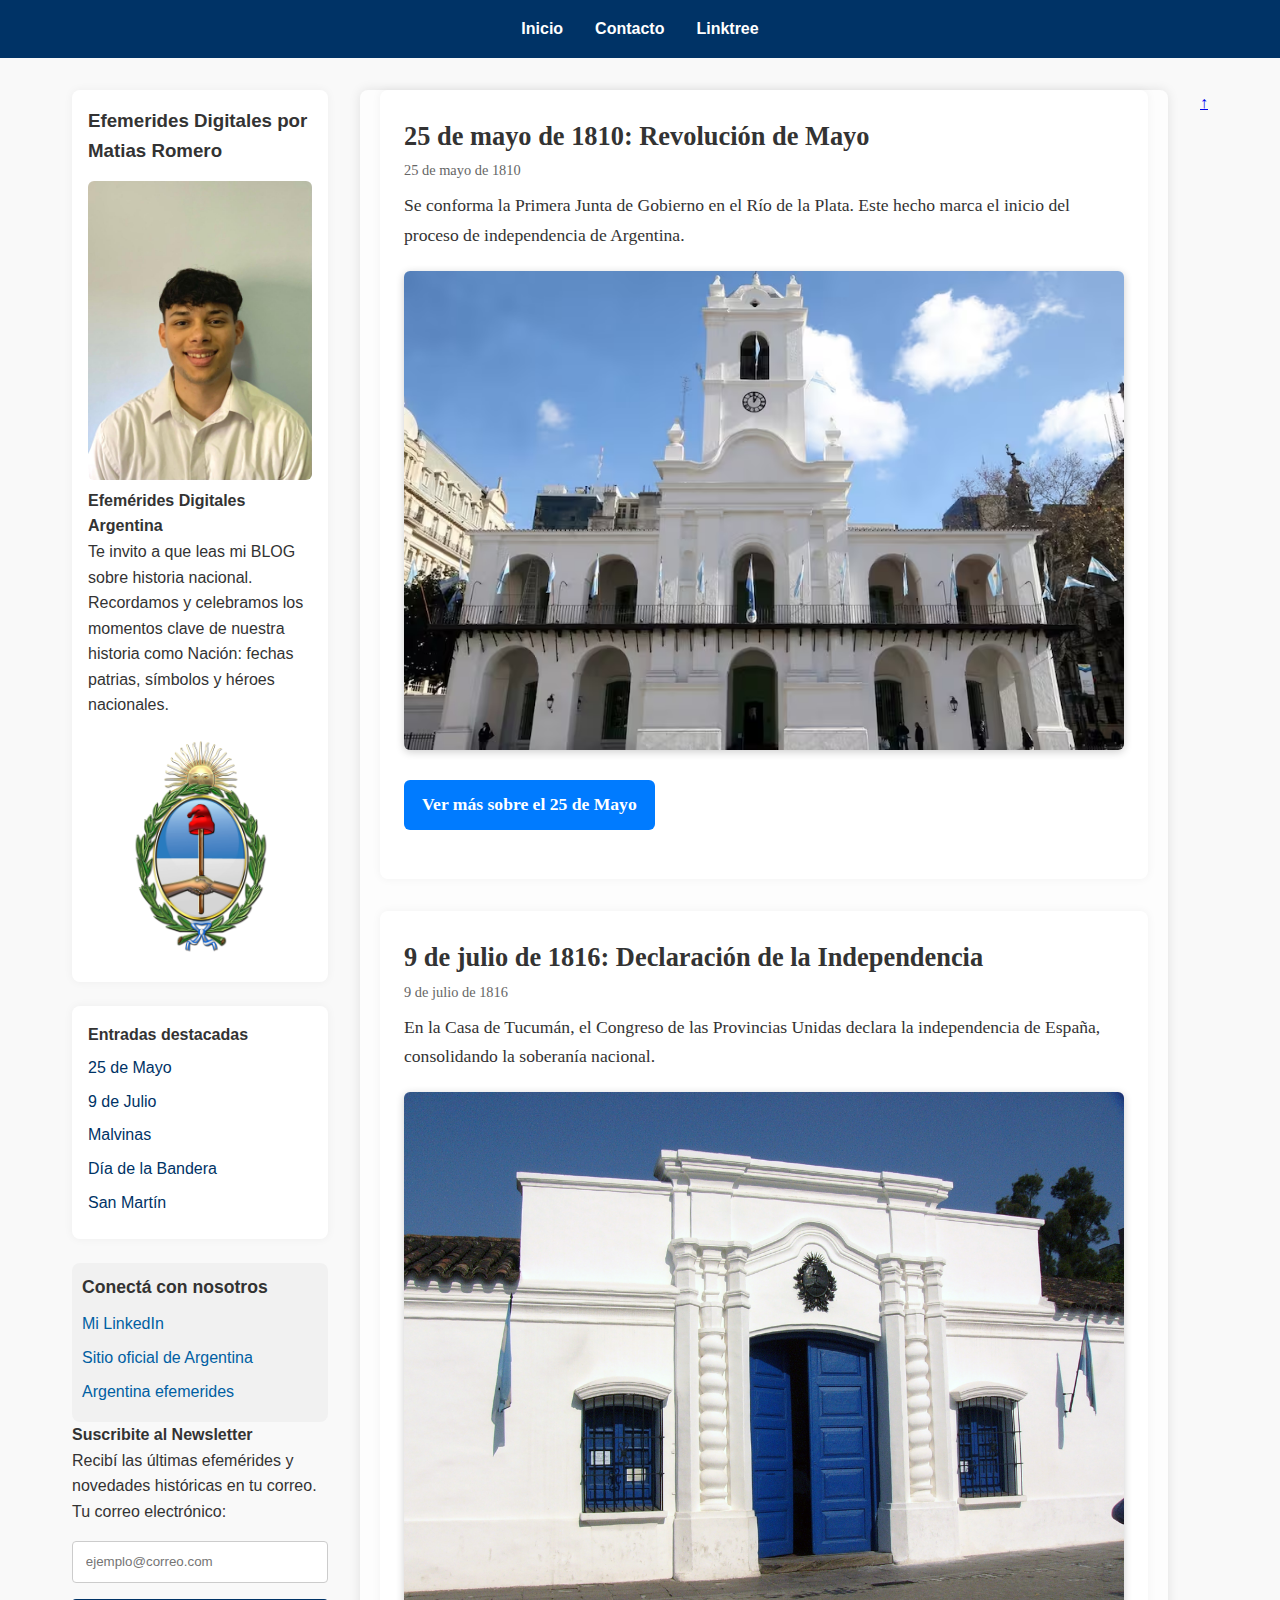
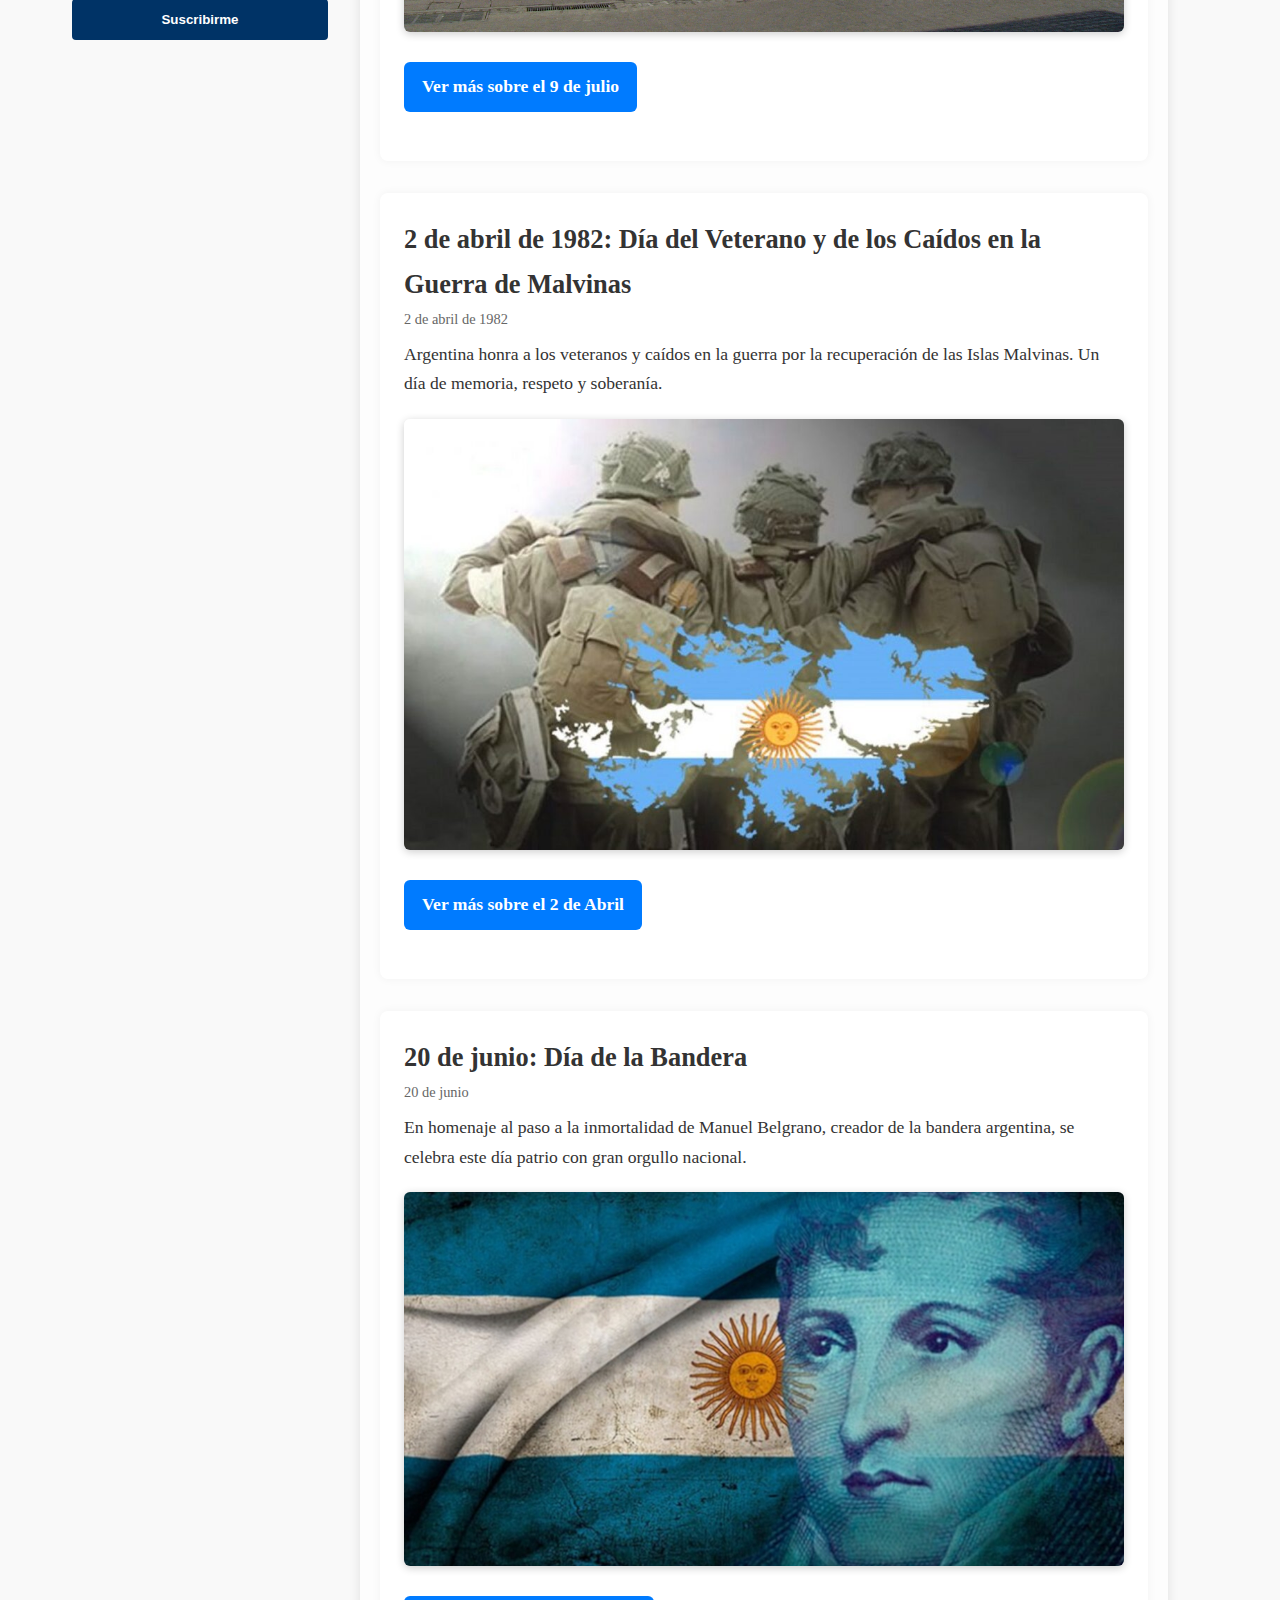
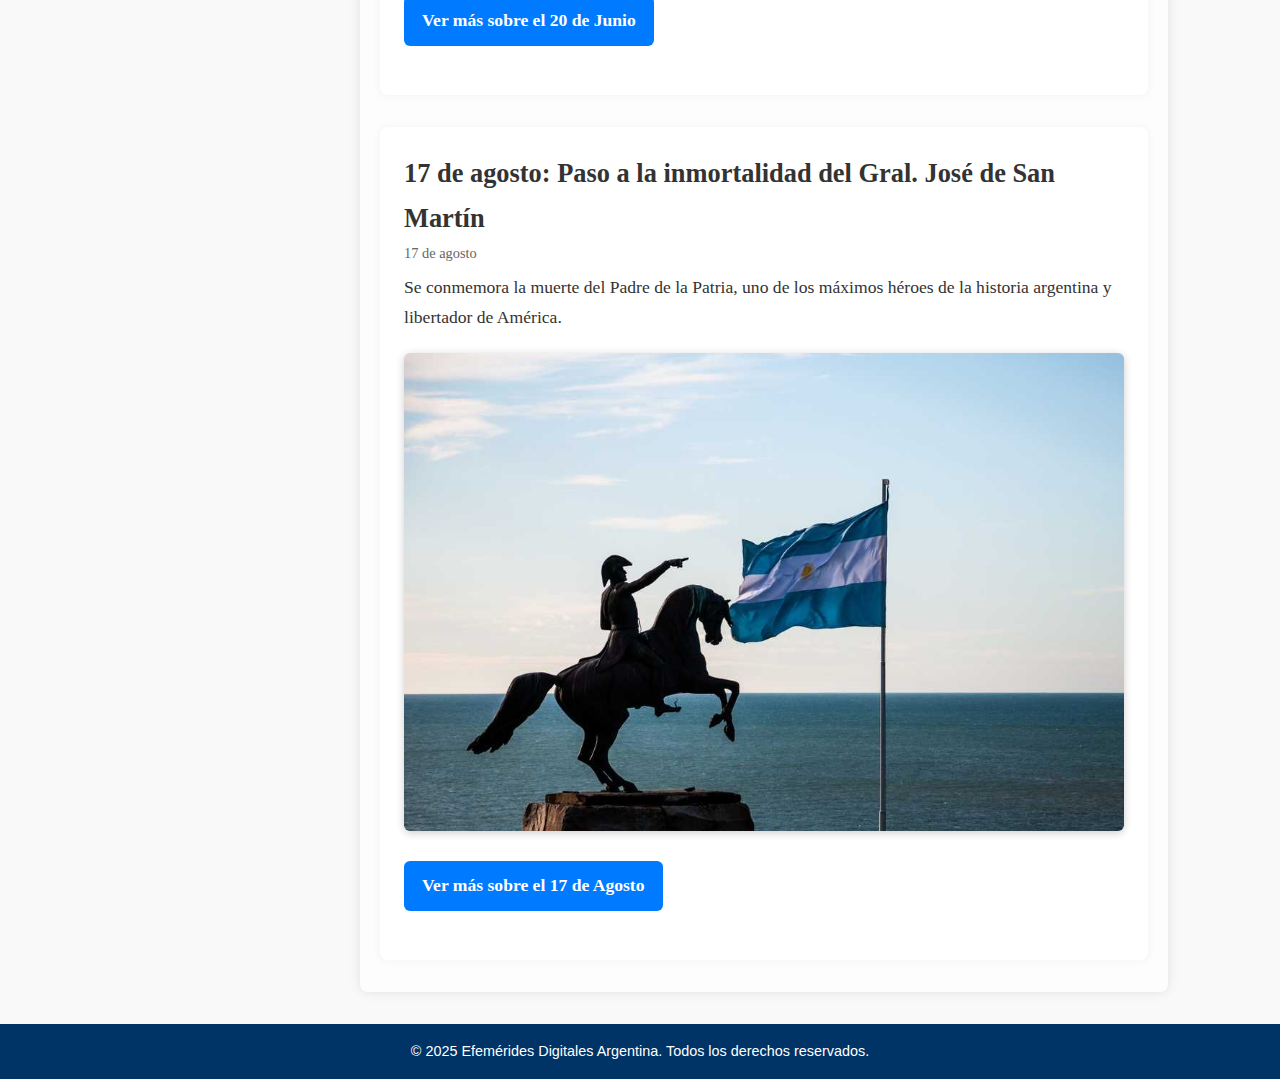
<file: Blog/html/index.html>
<!DOCTYPE html>
<html lang="es">

<head>
  <meta charset="UTF-8">
  <meta name="viewport" content="width=device-width, initial-scale=1.0">
  <title>Efemérides Digitales Argentina</title>
  <link rel="stylesheet" href="../css/style.css">
</head>

<body>

  <header>
    <nav>
      <ul>
        <li><a href="#">Inicio</a></li>
        <li><a href="contacto.html">Contacto</a></li>
        <li><a href="https://maturomero.github.io/Dise-o_Desarrollo_Web/html">Linktree</a></li>

      </ul>
    </nav>
  </header>

  <div class="contenedor-principal">
    <aside>
      <section class="perfil">
        <h3>Efemerides Digitales por Matias Romero</h3>
        <img src="../img/Matias-Romero.jpg" alt="Matias Romero" class="foto-perfil">
        <p><strong>Efemérides Digitales Argentina</strong></p>
        <p>Te invito a que leas mi BLOG sobre historia nacional.<br>Recordamos y celebramos los momentos clave de
          nuestra historia como Nación: fechas patrias, símbolos y héroes nacionales.</p>
        <img src="../img/escudo-patrio.png" alt="Logo Efemérides Patrias" class="l-efemeride">
      </section>

      <section class="entradas">
        <h4>Entradas destacadas</h4>
        <ul>
          <li><a href="25demayo.html">25 de Mayo</a></li>
          <li><a href="9dejulio.html">9 de Julio</a></li>
          <li><a href="2deabril.html">Malvinas</a></li>
          <li><a href="20dejunio.html">Día de la Bandera</a></li>
          <li><a href="17deagosto.html">San Martín</a></li>
        </ul>
      </section>

      <section class="social">
        <h4>Conectá con nosotros</h4>
        <ul>
          <li><a href="https://www.linkedin.com/in/matias-romero0" target="_blank">Mi LinkedIn</a></li>
          <li><a href="https://www.argentina.gob.ar/" target="_blank">Sitio oficial de Argentina</a></li>
          <li><a href="https://www.instagram.com/efemerides_argentinas/" target="_blank">Argentina efemerides</a></li>
        </ul>
      </section>

      <section class="newsletter">
        <h4>Suscribite al Newsletter</h4>
        <p>Recibí las últimas efemérides y novedades históricas en tu correo.</p>
        <form action="#" method="post">
          <label for="email">Tu correo electrónico:</label>
          <input type="email" id="email" name="email" placeholder="ejemplo@correo.com" required>
          <button type="submit">Suscribirme</button>
        </form>
      </section>
    </aside>


    <main>
      <article>
        <h2>25 de mayo de 1810: Revolución de Mayo</h2>
        <p class="fecha"><time datetime="1810-05-25">25 de mayo de 1810</time></p>
        <p>Se conforma la Primera Junta de Gobierno en el Río de la Plata. Este hecho marca el inicio del proceso de
          independencia de Argentina.</p>
        <img src="../img/cabildo.avif" alt="Cabildo de Buenos Aires">
        <p><a href="25demayo.html" class="ver-mas">Ver más sobre el 25 de Mayo</a></p>
      </article>

      <article>
        <h2>9 de julio de 1816: Declaración de la Independencia</h2>
        <p class="fecha"><time datetime="1816-07-09">9 de julio de 1816</time></p>
        <p>En la Casa de Tucumán, el Congreso de las Provincias Unidas declara la independencia de España, consolidando
          la soberanía nacional.</p>
        <img src="../img/Tucuman-CasaIndependencia2.jpg" alt="Casa Tucuman">
        <p><a href="9dejulio.html" class="ver-mas">Ver más sobre el 9 de julio</a></p>
      </article>

      <article>
        <h2>2 de abril de 1982: Día del Veterano y de los Caídos en la Guerra de Malvinas</h2>
        <p class="fecha"><time datetime="1982-04-02">2 de abril de 1982</time></p>
        <p>Argentina honra a los veteranos y caídos en la guerra por la recuperación de las Islas Malvinas. Un día de
          memoria, respeto y soberanía.</p>
        <img src="../img/malvinas.jpg" alt="Islas Malvinas">
        <p><a href="2deabril.html" class="ver-mas">Ver más sobre el 2 de Abril</a></p>
      </article>

      <article>
        <h2>20 de junio: Día de la Bandera</h2>
        <p class="fecha"><time datetime="1820-06-20">20 de junio</time></p>
        <p>En homenaje al paso a la inmortalidad de Manuel Belgrano, creador de la bandera argentina, se celebra este
          día patrio con gran orgullo nacional.</p>
        <img src="../img/20 de Junio.jpg" alt="Dia de la Bandera Nacional">
        <p><a href="20dejunio.html" class="ver-mas">Ver más sobre el 20 de Junio</a></p>
      </article>

      <article>
        <h2>17 de agosto: Paso a la inmortalidad del Gral. José de San Martín</h2>
        <p class="fecha"><time datetime="1850-08-17">17 de agosto</time></p>
        <p>Se conmemora la muerte del Padre de la Patria, uno de los máximos héroes de la historia argentina y
          libertador de América.</p>
        <img src="../img/Inmortalidad-San-Martin.jpg" alt="Muerte de San Martin">
        <p><a href="17deagosto.html" class="ver-mas">Ver más sobre el 17 de Agosto</a></p>
      </article>
    </main>



    

    <a href="#" class="btn-volver-arriba" title="Volver arriba">↑</a>
  </div>


    <footer>
      <p>&copy; 2025 Efemérides Digitales Argentina. Todos los derechos reservados.</p>
    </footer>

</body>

</html>
</file>
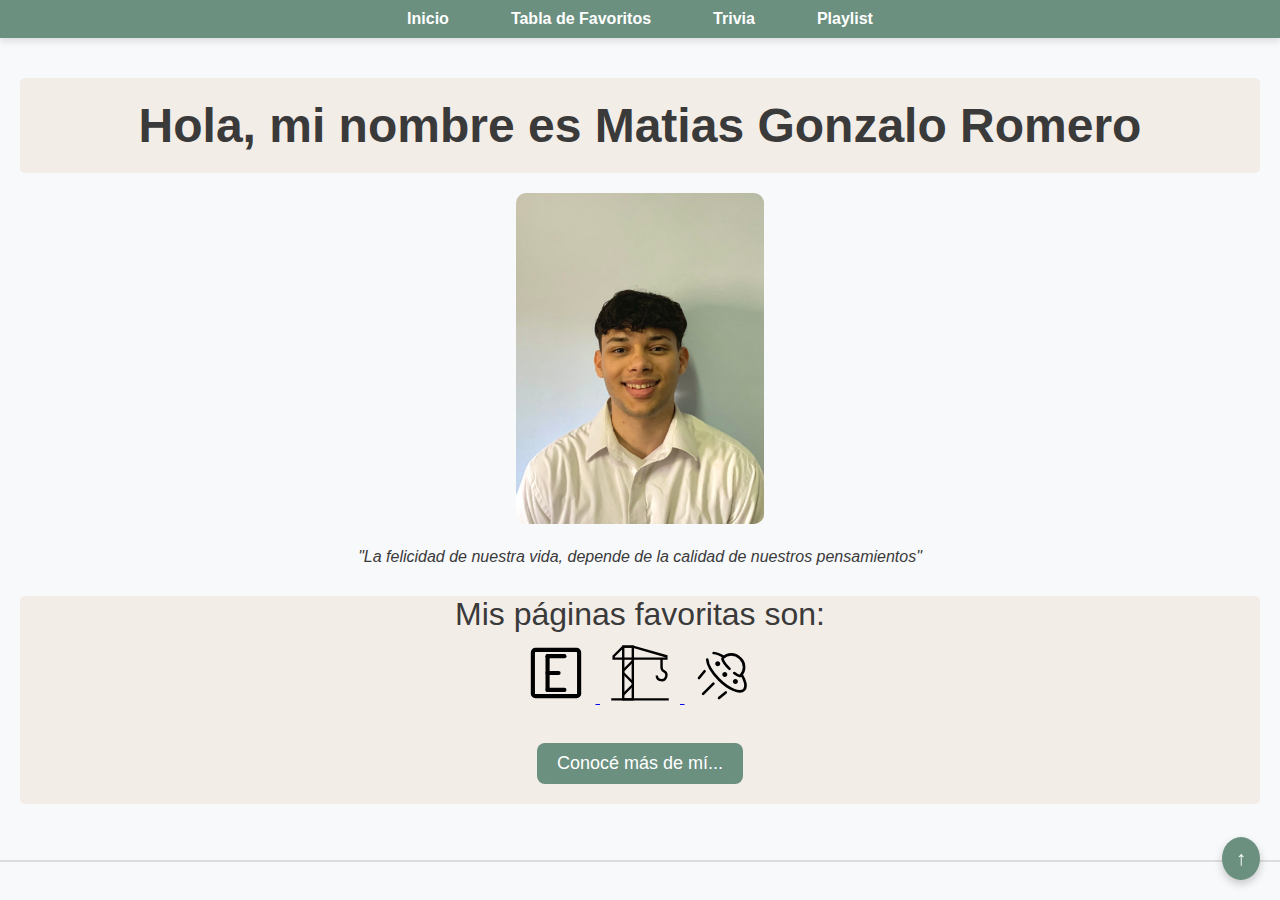
<file: identikit/html/index.html>
<!DOCTYPE html>
<html lang="es">
<head>
  <meta charset="UTF-8">
  <meta name="viewport" content="width=device-width, initial-scale=1.0">
  <title>Mi página Web</title>
  <link rel="icon" href="/Icono/icon-page.svg" type="image/svg+xml">
  <link rel="stylesheet" href="../css/estilo.css">
</head>

<body>
    <nav class="navbar">
        <ul>
        <li><a href="#inicio">Inicio</a></li>
        <li><a href="#favoritos">Tabla de Favoritos</a></li>
        <li><a href="#trivia">Trivia</a></li>
        <li><a href="#playlist">Playlist</a></li>
        </ul>
    </nav>

    
    <section id="inicio" class="seccion">
        <h1>Hola, mi nombre es Matias Gonzalo Romero</h1>
      
        <div class="foto">
          <img src="../img/IMG_9227.jpg" alt="Foto de Matías">
        </div>
      
        <p class="frase">"La felicidad de nuestra vida, depende de la calidad de nuestros pensamientos"</p>
      
        <section class="enlaces">
          <p class="subtitulo">Mis páginas favoritas son:</p>
      
          <div class="iconos">
            <a href="https://enzocazenave.com/" target="_blank">
              <img src="../Icono/icono1.svg" alt="icono porfolio">
            </a>
            <a href="https://rocamix.com.ar/?gad_source=1" target="_blank">
              <img src="../Icono/construccion.svg" alt="icono roca mix">
            </a>
            <a href="https://ufodevelopment.com/" target="_blank">
              <img src="../Icono/ufo-3-svgrepo-com.svg" alt="icono ufo">
            </a>
          </div>
      
          <p><a href="#favoritos" class="boton-ancla">Conocé más de mí...</a></p>
        </section>
      </section>
    
    <section id="favoritos" class="seccion favoritos">
        <table>
          <tr>
            <th>Película Favorita</th>
            <th>Animal Favorito</th>
            <th>Pintura Favorita</th>
            <th>Lugar Favorito</th>
          </tr>
          <tr>
            <td><img src="../img/pelicula.png" alt="Película" title="En busca de la felicidad - 2006"></td>
            <td><img src="../img/animal.png" alt="Animal" title="Pantera"></td>
            <td><img src="../img/pintura.png" alt="Pintura" title="Guernica - Picasso - 1937"></td>
            <td><img src="../img/lugar.png" alt="Lugar" title="El bosque sumergido"></td>
          </tr>
      
        
          <tr class="fila-extra">
            <td colspan="4">Un poquito más de mí</td>
          </tr>
      
        
          <tr>
            <td colspan="4" class="texto-extra">
              <h2>Sobre mí</h2>
              <p>Soy un apasionado por la tecnología, me encanta desarrollar proyectos personales y siempre estoy aprendiendo algo nuevo.</p>
      
              <h3>Intereses</h3>
              <ul>
                <li>Seguridad informática</li>
                <li>Automatización de sistemas</li>
                <li>Programación en Python y Java</li>
                <li>Jugar al futbol</li>
                <li>Cocinar</li>
                <li>Y cuando tenga la posibilidad viajar mucho</li>
              </ul>
      
              <h3>Objetivos</h3>
              <p>Seguir mejorando mis habilidades técnicas, colaborar con equipos creativos y dejar huella en cada proyecto en el que participo.</p>
            </td>
          </tr>
        </table>
      </section>

      <section id="trivia" class="seccion trivia">
        <h2>Trivia de Historia Argentina</h2>
      
        
        <div class="pregunta activa" id="pregunta1">
          <p>¿Quién fue el primer presidente argentino?</p>
          <div class="opciones-img">
            <label>
              <input type="radio" name="respuesta1" value="correcto">
              <img src="../img/rivadavia.png" alt="Bernardino Rivadavia" title="Bernardino Rivadavia">
            </label>
            <label>
              <input type="radio" name="respuesta1" value="incorrecto">
              <img src="../img/san_martin.png" alt="José de San Martín" title="José de San Martín">
            </label>
          </div>
          <button onclick="verificarRespuesta(1)">Responder</button>
          <p class="feedback" id="feedback1"></p>
        </div>
      
        
        <div class="pregunta" id="pregunta2">
          <p>¿Quién cruzó los Andes para liberar a Chile y Perú?</p>
          <div class="opciones-img">
            <label>
              <input type="radio" name="respuesta2" value="incorrecto">
              <img src="../img/belgrano.png" alt="Manuel Belgrano" title="Manuel Belgrano">
            </label>
            <label>
              <input type="radio" name="respuesta2" value="correcto">
              <img src="../img/san_martin.png" alt="José de San Martín" title="José de San Martín">
            </label>
          </div>
          <button onclick="verificarRespuesta(2)">Responder</button>
          <p class="feedback" id="feedback2"></p>
        </div>
      
        
        <div class="pregunta" id="pregunta3">
          <p>¿Quién creó la bandera argentina?</p>
          <div class="opciones-img">
            <label>
              <input type="radio" name="respuesta3" value="correcto">
              <img src="../img/belgrano.png" alt="Manuel Belgrano" title="Manuel Belgrano">
            </label>
            <label>
              <input type="radio" name="respuesta3" value="incorrecto">
              <img src="../img/rivadavia.png" alt="Bernardino Rivadavia" title="Bernardino Rivadavia">
            </label>
          </div>
          <button onclick="verificarRespuesta(3)">Responder</button>
          <p class="feedback" id="feedback3"></p>
        </div>
        <div id="mensaje-final" class="mensaje-final">
            <h3>¡Felicitaciones! 🎉</h3>
            <p>Completaste la trivia de historia argentina. ¡Sos un/a crack del pasado nacional!</p>
        </div>
      </section>

      <section id="playlist" class="seccion playlist">
        <h2>🎵 Mi Playlist Favorita</h2>
        <p>Estas son las 4 canciones que más me gustan, con sus videos:</p>
      
        <div class="cancion">
          <h3>1. Paradise - Music Journeyy</h3>
          <div class="video">
            <iframe width="560" height="315" src="https://www.youtube.com/embed/krTxgZ38bFA" title="Paradise"
              frameborder="0" allow="accelerometer; autoplay; clipboard-write; encrypted-media; gyroscope; picture-in-picture"
              allowfullscreen></iframe>
          </div>
        </div>
      
        <div class="cancion">
          <h3>2. Way Down We Go - Kaleo</h3>
          <div class="video">
            <iframe width="560" height="315" src="https://www.youtube.com/embed/sZ5SI6n1Ljs" title="Way Down We Go"
              frameborder="0" allow="accelerometer; autoplay; clipboard-write; encrypted-media; gyroscope; picture-in-picture"
              allowfullscreen></iframe>
          </div>
        </div>
      
        <div class="cancion">
          <h3>3. La incodicional - Luis Miguel</h3>
          <div class="video">
            <iframe width="560" height="315" src="https://www.youtube.com/embed/1gGJqcZpdQE" title="La incodicional"
              frameborder="0" allow="accelerometer; autoplay; clipboard-write; encrypted-media; gyroscope; picture-in-picture"
              allowfullscreen></iframe>
          </div>
        </div>
      
        <div class="cancion">
          <h3>4. Carretera - Prince Royce</h3>
          <div class="video">
            <iframe width="560" height="315" src="https://www.youtube.com/embed/GqQeQbGfHEY" title="La carretera"
              frameborder="0" allow="accelerometer; autoplay; clipboard-write; encrypted-media; gyroscope; picture-in-picture"
              allowfullscreen></iframe>
          </div>
        </div>
      </section>
      
      
      
    
      <script>
        function verificarRespuesta(numero) {
          const opciones = document.getElementsByName("respuesta" + numero);
          const feedback = document.getElementById("feedback" + numero);
          let seleccion = null;
      
          for (let i = 0; i < opciones.length; i++) {
            if (opciones[i].checked) {
              seleccion = opciones[i].value;
              break;
            }
          }
      
          if (!seleccion) {
            feedback.textContent = "Seleccioná una opción antes de continuar.";
            feedback.style.color = "#c0392b";
            return;
          }
      
          if (seleccion === "correcto") {
            feedback.textContent = "¡Correcto!";
            feedback.style.color = "#27ae60";
            document.getElementById("pregunta" + numero).classList.remove("activa");
            const siguiente = document.getElementById("pregunta" + (numero + 1));
            if (siguiente) siguiente.classList.add("activa");
          } else {
            feedback.textContent = "Respuesta incorrecta. Intentá de nuevo.";
            feedback.style.color = "#c0392b";
          }
        }
      </script>



      <a href="#" class="btn-volver-arriba">↑</a>
  </body>
</html>
</file>
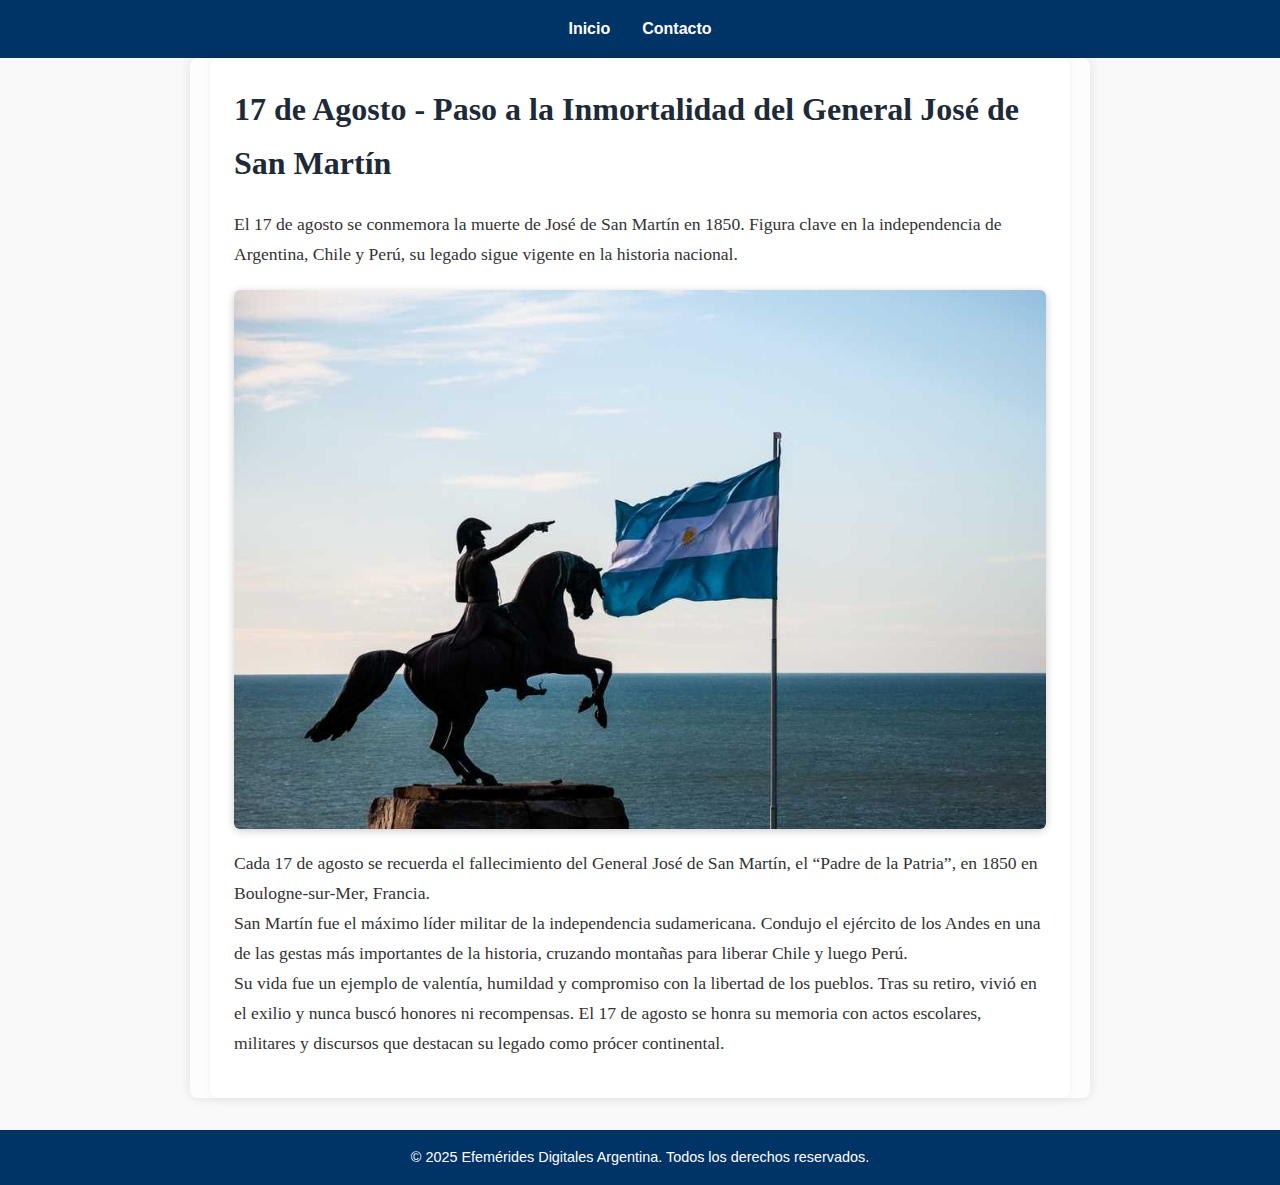
<file: Blog/html/17deagosto.html>
<!DOCTYPE html>
<html lang="es">
<head>
  <meta charset="UTF-8">
  <meta name="viewport" content="width=device-width, initial-scale=1.0">
  <title>17 de Agosto - José de San Martín</title>
  <link rel="stylesheet" href="../css/style.css">
</head>
<body>
  <header>
    <nav>
      <ul>
        <li><a href="index.html">Inicio</a></li>
        <li><a href="contacto.html">Contacto</a></li>
      </ul>
    </nav>
  </header>

  <main>
    <article>
      <h1>17 de Agosto - Paso a la Inmortalidad del General José de San Martín</h1>
      <p>El 17 de agosto se conmemora la muerte de José de San Martín en 1850. Figura clave en la independencia de Argentina, Chile y Perú, su legado sigue vigente en la historia nacional.</p>
      <img src="../img/Inmortalidad-San-Martin.jpg" alt="José de San Martín">
      <p>Cada 17 de agosto se recuerda el fallecimiento del General José de San Martín, el “Padre de la Patria”, en 1850 en Boulogne-sur-Mer, Francia. <br>
         San Martín fue el máximo líder militar de la independencia sudamericana. Condujo el ejército de los Andes en una de las gestas más importantes de la historia, cruzando montañas para liberar Chile y luego Perú. <br>
         Su vida fue un ejemplo de valentía, humildad y compromiso con la libertad de los pueblos. Tras su retiro, vivió en el exilio y nunca buscó honores ni recompensas. El 17 de agosto se honra su memoria con actos escolares, militares y discursos que destacan su legado como prócer continental.</p>
    </article>
  </main>

  <footer>
    <p>&copy; 2025 Efemérides Digitales Argentina. Todos los derechos reservados.</p>
  </footer>
</body>
</html>
</file>
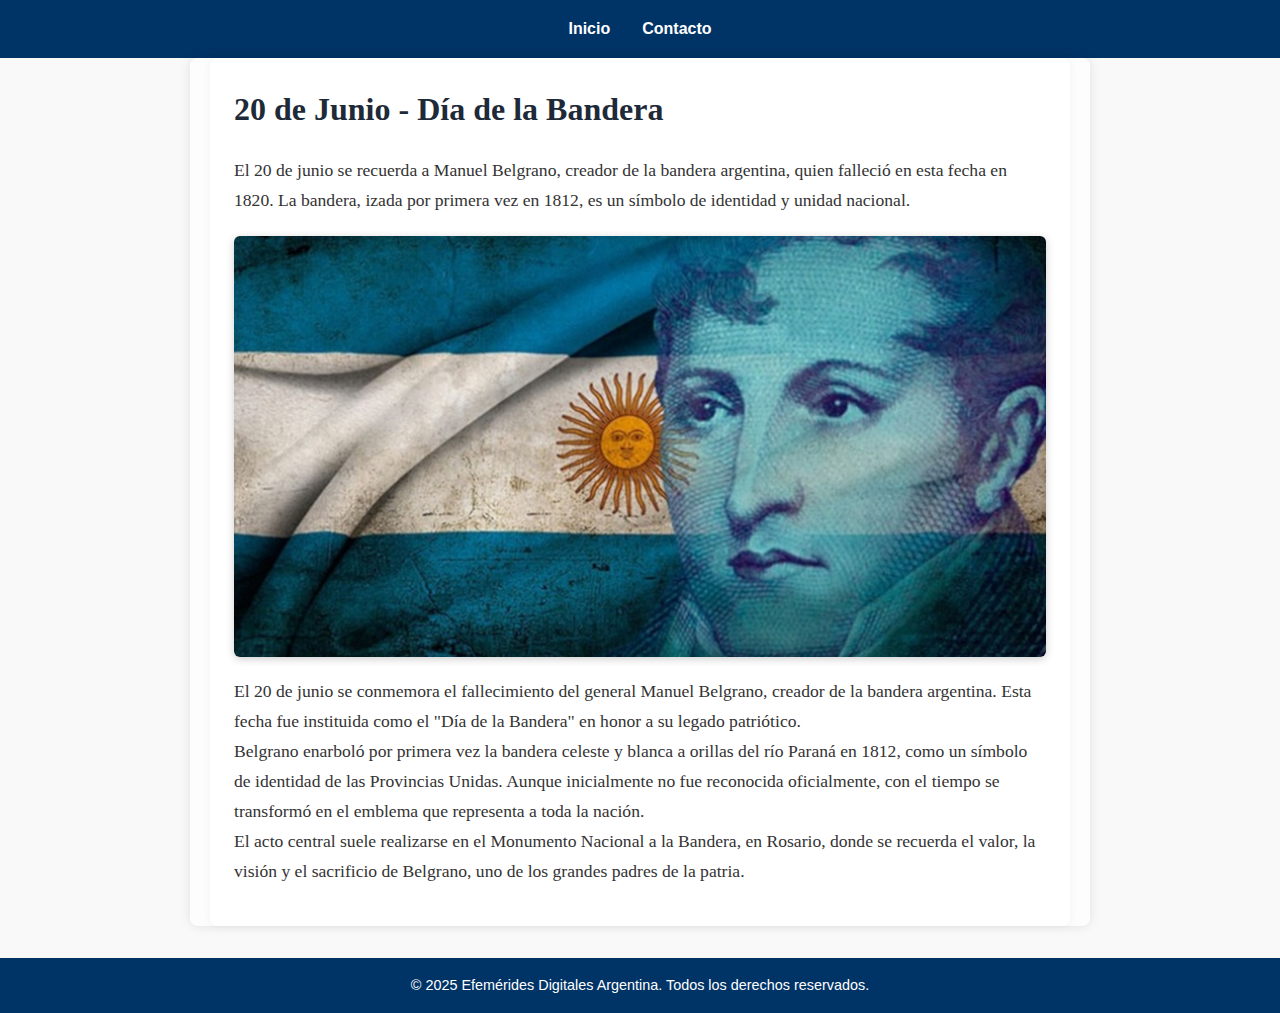
<file: Blog/html/20dejunio.html>
<!DOCTYPE html>
<html lang="es">
<head>
  <meta charset="UTF-8">
  <meta name="viewport" content="width=device-width, initial-scale=1.0">
  <title>20 de Junio - Día de la Bandera</title>
  <link rel="stylesheet" href="../css/style.css">
</head>
<body>
  <header>
    <nav>
      <ul>
        <li><a href="index.html">Inicio</a></li>
        <li><a href="contacto.html">Contacto</a></li>
      </ul>
    </nav>
  </header>

  <main>
    <article>
      <h1>20 de Junio - Día de la Bandera</h1>
      <p>El 20 de junio se recuerda a Manuel Belgrano, creador de la bandera argentina, quien falleció en esta fecha en 1820. La bandera, izada por primera vez en 1812, es un símbolo de identidad y unidad nacional.</p>
      <img src="../img/20 de Junio.jpg" alt="Bandera Argentina">
      <p>El 20 de junio se conmemora el fallecimiento del general Manuel Belgrano, creador de la bandera argentina. Esta fecha fue instituida como el "Día de la Bandera" en honor a su legado patriótico. <br>
         Belgrano enarboló por primera vez la bandera celeste y blanca a orillas del río Paraná en 1812, como un símbolo de identidad de las Provincias Unidas. Aunque inicialmente no fue reconocida oficialmente, con el tiempo se transformó en el emblema que representa a toda la nación. <br>
         El acto central suele realizarse en el Monumento Nacional a la Bandera, en Rosario, donde se recuerda el valor, la visión y el sacrificio de Belgrano, uno de los grandes padres de la patria.</p>

    </article>
  </main>

  <footer>
    <p>&copy; 2025 Efemérides Digitales Argentina. Todos los derechos reservados.</p>
  </footer>
</body>
</html>
</file>
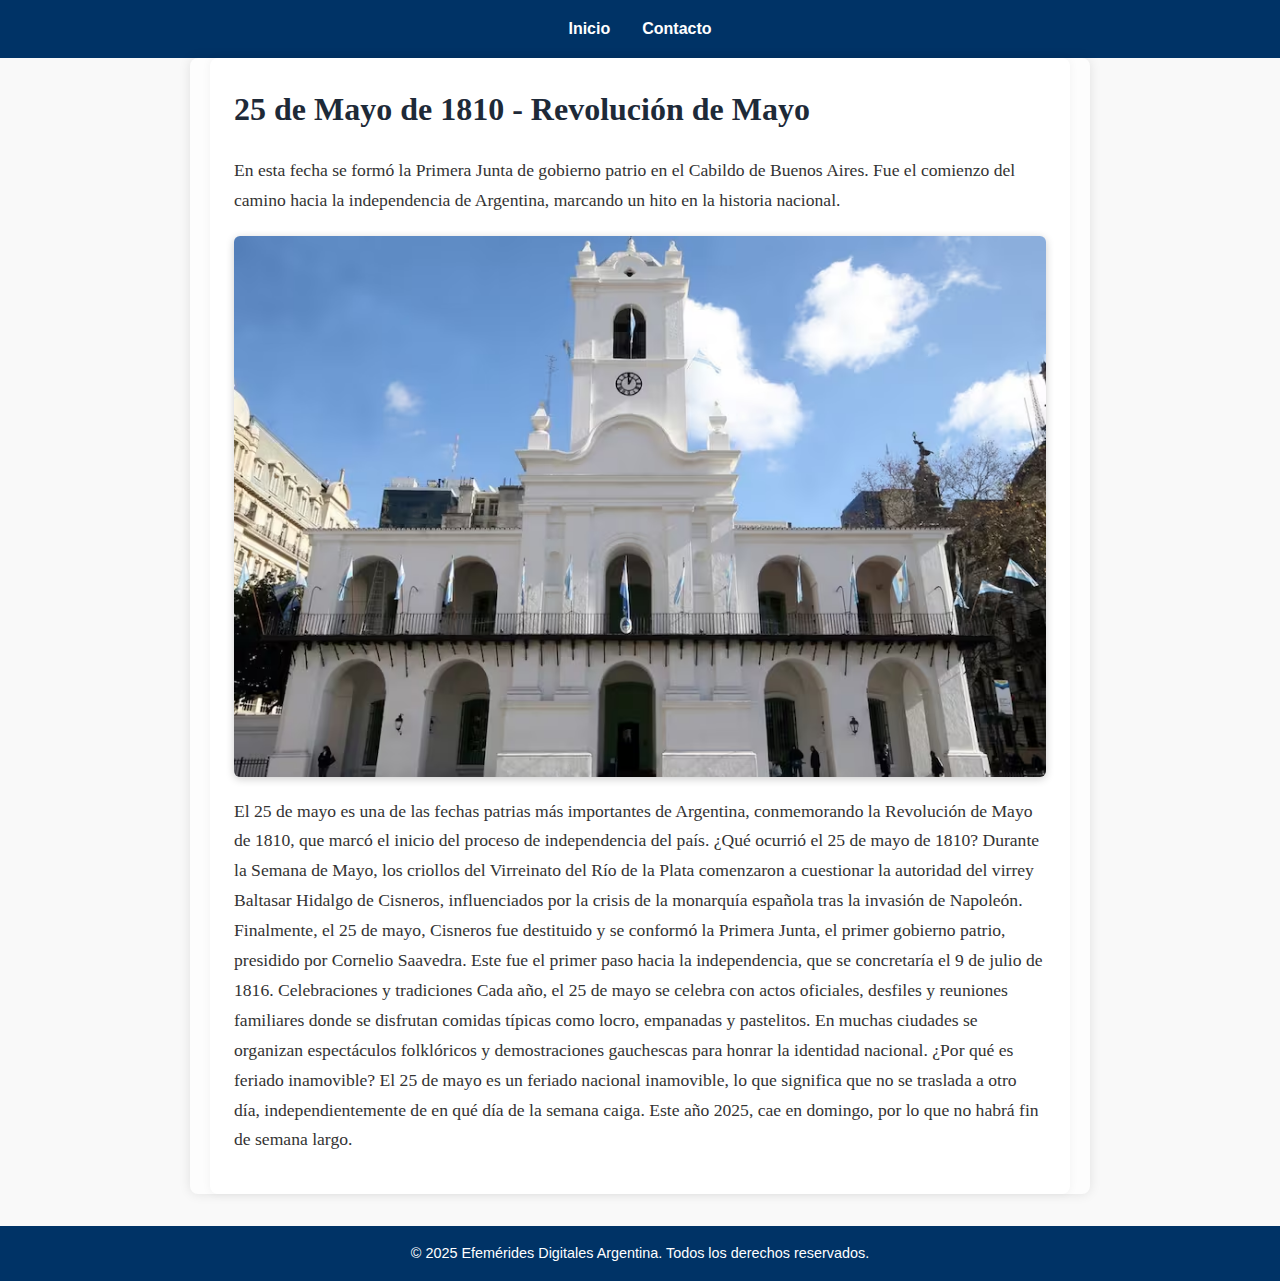
<file: Blog/html/25demayo.html>
<!DOCTYPE html>
<html lang="es">
<head>
  <meta charset="UTF-8">
  <meta name="viewport" content="width=device-width, initial-scale=1.0">
  <title>25 de Mayo - Efemérides Digitales</title>
  <link rel="stylesheet" href="../css/style.css">
</head>
<body>

  <header>
    <nav>
      <ul>
        <li><a href="index.html">Inicio</a></li>
        <li><a href="contacto.html">Contacto</a></li>
      </ul>
    </nav>
  </header>

  <main>
    <article>
      <h1>25 de Mayo de 1810 - Revolución de Mayo</h1>
      <p>En esta fecha se formó la Primera Junta de gobierno patrio en el Cabildo de Buenos Aires. Fue el comienzo del camino hacia la independencia de Argentina, marcando un hito en la historia nacional.</p>
      <img src="../img/cabildo.avif" alt="Cabildo abierto en 1810">
      <p>El 25 de mayo es una de las fechas patrias más importantes de Argentina, conmemorando la Revolución de Mayo de 1810, que marcó el inicio del proceso de independencia del país.
        ¿Qué ocurrió el 25 de mayo de 1810?
        Durante la Semana de Mayo, los criollos del Virreinato del Río de la Plata comenzaron a cuestionar la autoridad del virrey Baltasar Hidalgo de Cisneros, influenciados por la crisis de la monarquía española tras la invasión de Napoleón. Finalmente, el 25 de mayo, Cisneros fue destituido y se conformó la Primera Junta, el primer gobierno patrio, presidido por Cornelio Saavedra. Este fue el primer paso hacia la independencia, que se concretaría el 9 de julio de 1816.
        Celebraciones y tradiciones
        Cada año, el 25 de mayo se celebra con actos oficiales, desfiles y reuniones familiares donde se disfrutan comidas típicas como locro, empanadas y pastelitos. En muchas ciudades se organizan espectáculos folklóricos y demostraciones gauchescas para honrar la identidad nacional.
        ¿Por qué es feriado inamovible?
        El 25 de mayo es un feriado nacional inamovible, lo que significa que no se traslada a otro día, independientemente de en qué día de la semana caiga. Este año 2025, cae en domingo, por lo que no habrá fin de semana largo.
        
    </p>
      
    </article>
  </main>

  <footer>
    <p>&copy; 2025 Efemérides Digitales Argentina. Todos los derechos reservados.</p>
  </footer>

</body>
</html>
</file>
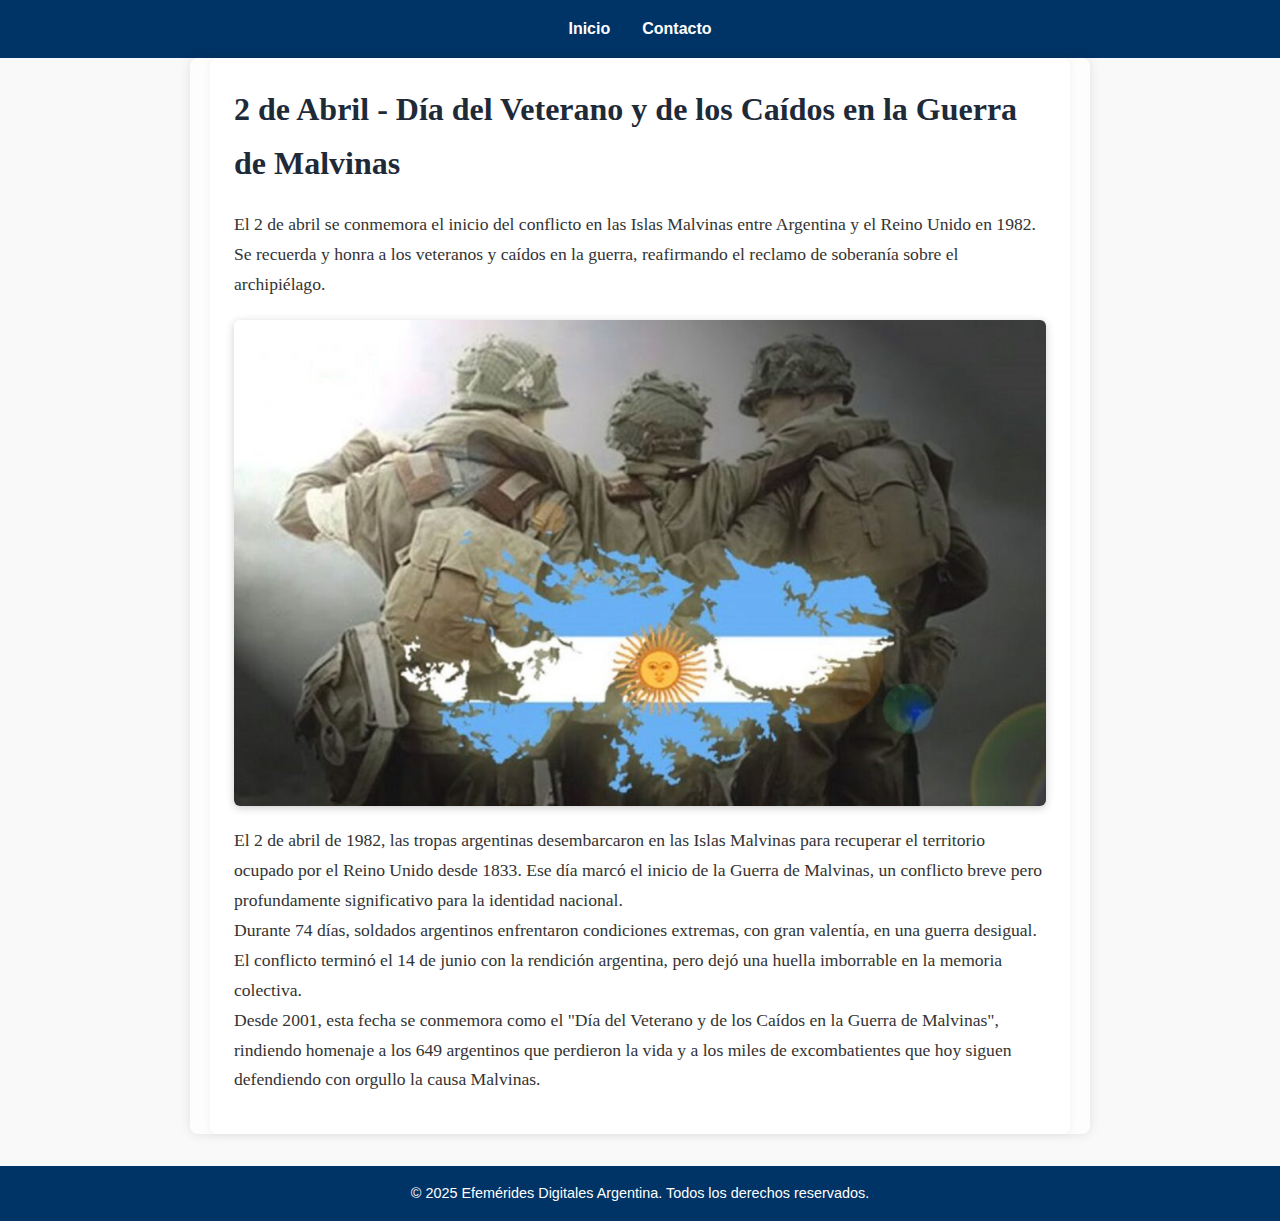
<file: Blog/html/2deabril.html>
<!DOCTYPE html>
<html lang="es">
<head>
  <meta charset="UTF-8">
  <meta name="viewport" content="width=device-width, initial-scale=1.0">
  <title>2 de Abril - Malvinas</title>
  <link rel="stylesheet" href="../css/style.css">
</head>
<body>
  <header>
    <nav>
      <ul>
        <li><a href="index.html">Inicio</a></li>
        <li><a href="contacto.html">Contacto</a></li>
      </ul>
    </nav>
  </header>

  <main>
    <article>
      <h1>2 de Abril - Día del Veterano y de los Caídos en la Guerra de Malvinas</h1>
      <p>El 2 de abril se conmemora el inicio del conflicto en las Islas Malvinas entre Argentina y el Reino Unido en 1982. Se recuerda y honra a los veteranos y caídos en la guerra, reafirmando el reclamo de soberanía sobre el archipiélago.</p>
      <img src="../img/malvinas.jpg" alt="Islas Malvinas">
      <p>El 2 de abril de 1982, las tropas argentinas desembarcaron en las Islas Malvinas para recuperar el territorio ocupado por el Reino Unido desde 1833. Ese día marcó el inicio de la Guerra de Malvinas, un conflicto breve pero profundamente significativo para la identidad nacional. <br>
        Durante 74 días, soldados argentinos enfrentaron condiciones extremas, con gran valentía, en una guerra desigual. El conflicto terminó el 14 de junio con la rendición argentina, pero dejó una huella imborrable en la memoria colectiva. <br>
        Desde 2001, esta fecha se conmemora como el "Día del Veterano y de los Caídos en la Guerra de Malvinas", rindiendo homenaje a los 649 argentinos que perdieron la vida y a los miles de excombatientes que hoy siguen defendiendo con orgullo la causa Malvinas.</p>
    </article>
  </main>

  <footer>
    <p>&copy; 2025 Efemérides Digitales Argentina. Todos los derechos reservados.</p>
  </footer>
</body>
</html>
</file>
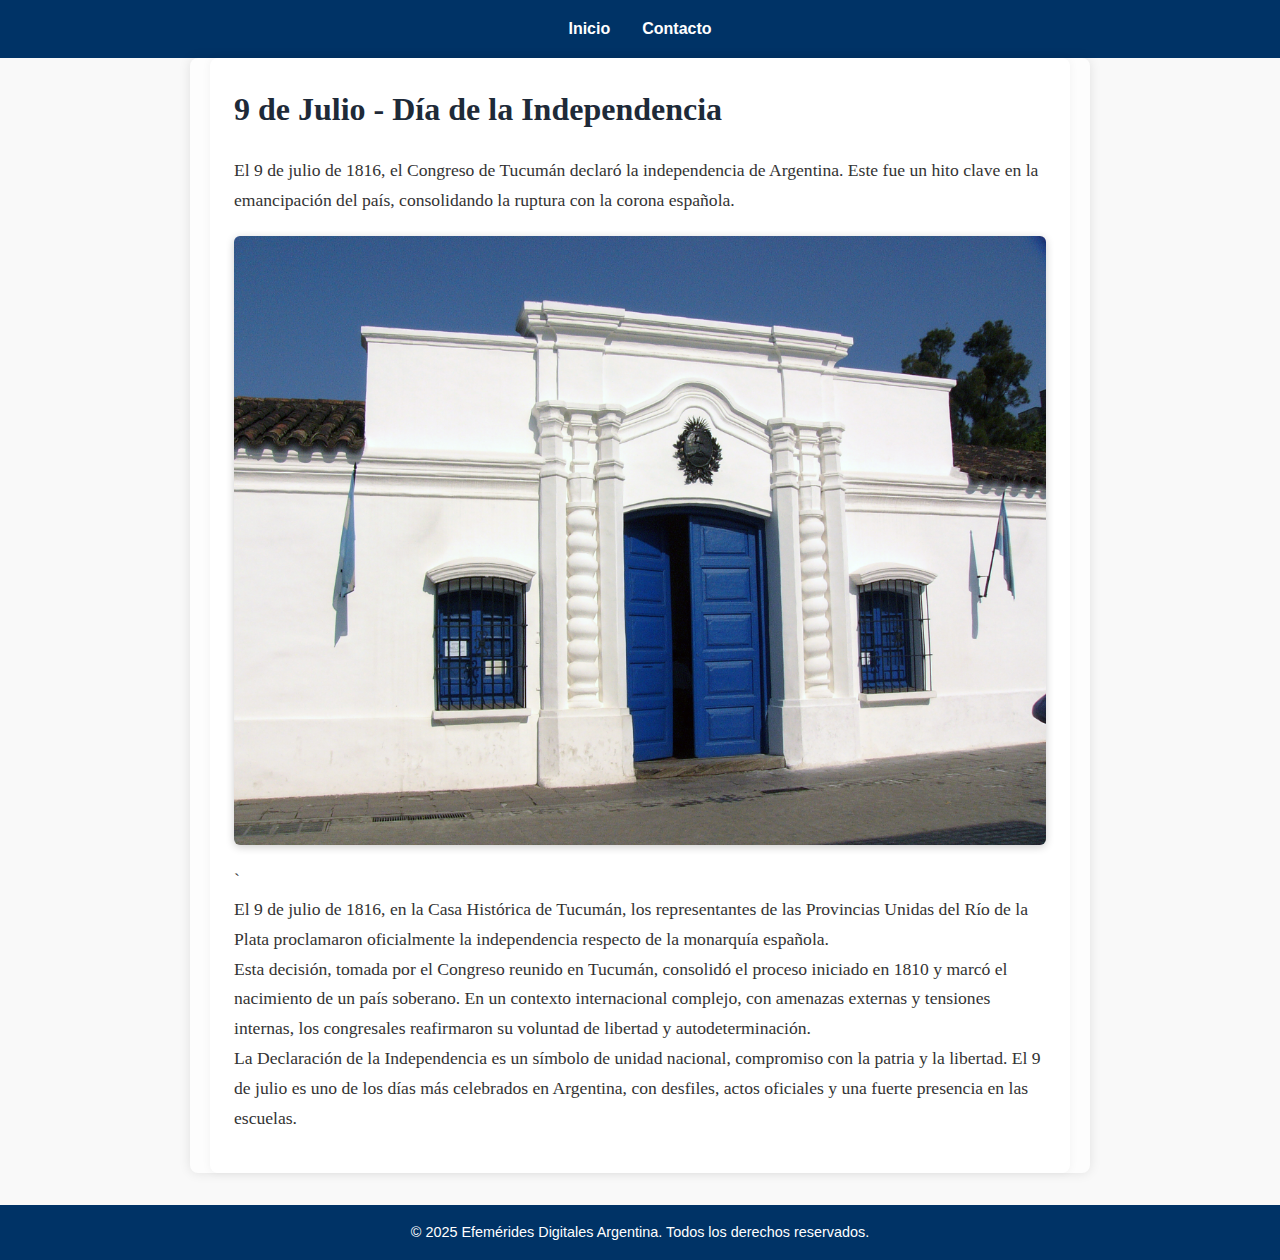
<file: Blog/html/9dejulio.html>
<!DOCTYPE html>
<html lang="es">
<head>
  <meta charset="UTF-8">
  <meta name="viewport" content="width=device-width, initial-scale=1.0">
  <title>9 de Julio - Independencia Argentina</title>
  <link rel="stylesheet" href="../css/style.css">
</head>
<body>
  <header>
    <nav>
      <ul>
        <li><a href="index.html">Inicio</a></li>
        <li><a href="contacto.html">Contacto</a></li>
      </ul>
    </nav>
  </header>

  <main>
    <article>
      <h1>9 de Julio - Día de la Independencia</h1>
      <p>El 9 de julio de 1816, el Congreso de Tucumán declaró la independencia de Argentina. Este fue un hito clave en la emancipación del país, consolidando la ruptura con la corona española.</p>
      <img src="../img/Tucuman-CasaIndependencia2.jpg" alt="Casa Histórica de Tucumán">`
      <p>El 9 de julio de 1816, en la Casa Histórica de Tucumán, los representantes de las Provincias Unidas del Río de la Plata proclamaron oficialmente la independencia respecto de la monarquía española. <br>
         Esta decisión, tomada por el Congreso reunido en Tucumán, consolidó el proceso iniciado en 1810 y marcó el nacimiento de un país soberano. En un contexto internacional complejo, con amenazas externas y tensiones internas, los congresales reafirmaron su voluntad de libertad y autodeterminación. <br>
         La Declaración de la Independencia es un símbolo de unidad nacional, compromiso con la patria y la libertad. El 9 de julio es uno de los días más celebrados en Argentina, con desfiles, actos oficiales y una fuerte presencia en las escuelas.
        </p>
    </article>
  </main>

  <footer>
    <p>&copy; 2025 Efemérides Digitales Argentina. Todos los derechos reservados.</p>
  </footer>
</body>
</html>
</file>
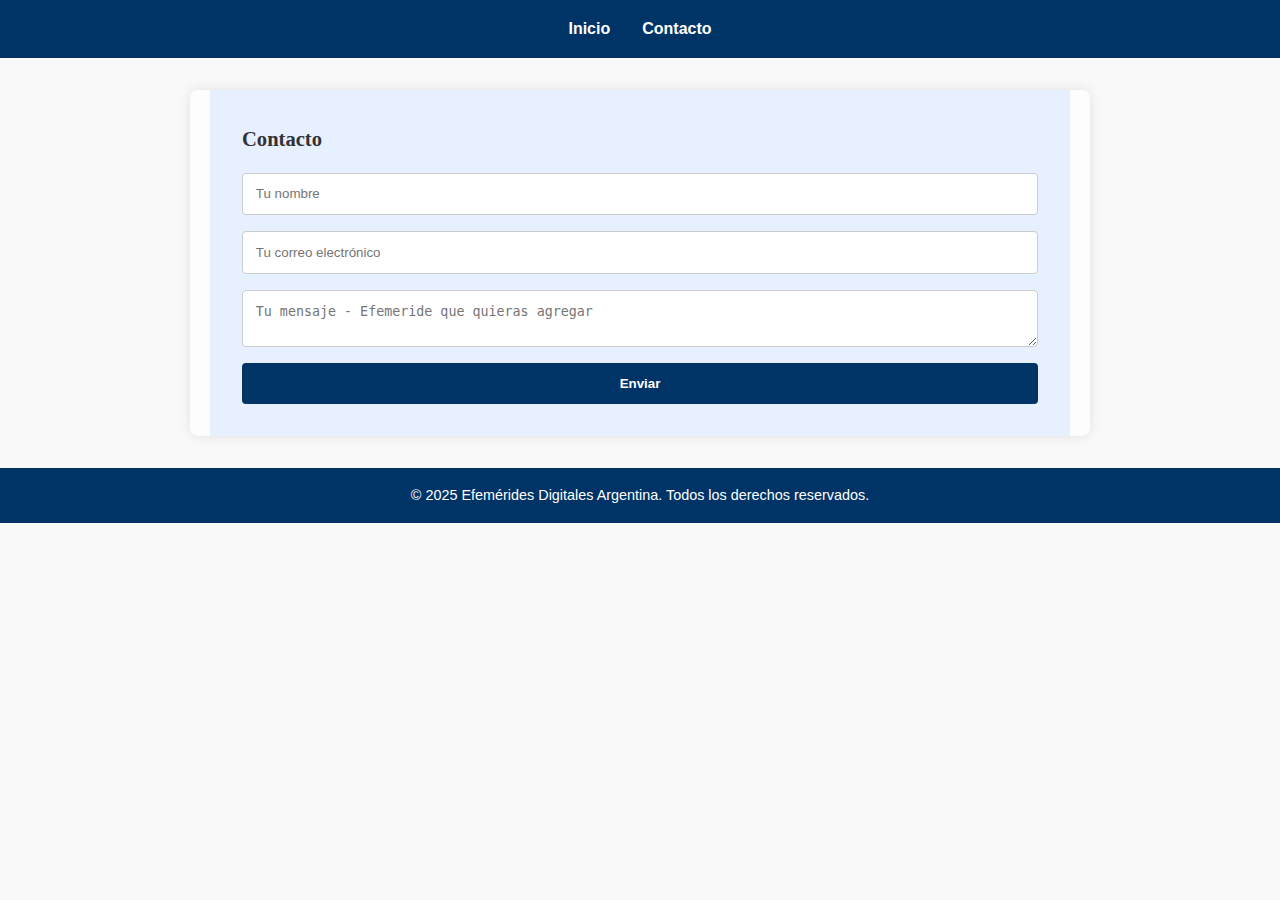
<file: Blog/html/contacto.html>
<!DOCTYPE html>
<html lang="es">
<head>
  <meta charset="UTF-8">
  <meta name="viewport" content="width=device-width, initial-scale=1.0">
  <title>Contacto - Efemérides Digitales Argentina</title>
  <link rel="stylesheet" href="../css/style.css">
</head>
<body>

  <header>
    <nav>
      <ul>
        <li><a href="index.html">Inicio</a></li>
        <li><a href="contacto.html">Contacto</a></li>
      </ul>
    </nav>
  </header>

  <main>
    <section class="contacto">
      <h3>Contacto</h3>
      <form>
        <input type="text" name="nombre" placeholder="Tu nombre" required>
        <input type="email" name="email" placeholder="Tu correo electrónico" required>
        <textarea name="mensaje" placeholder="Tu mensaje - Efemeride que quieras agregar" required></textarea>
        <button type="submit">Enviar</button>
      </form>
    </section>
  </main>

  <footer>
    <p>&copy; 2025 Efemérides Digitales Argentina. Todos los derechos reservados.</p>
  </footer>

</body>
</html>
</file>
<file: Blog/css/style.css>
* {
  margin: 0;
  padding: 0;
  box-sizing: border-box;
}

body {
  font-family: 'Segoe UI', Tahoma, Geneva, Verdana, sans-serif;
  background-color: #f9f9f9;
  color: #333;
  line-height: 1.6;
}

header {
  background-color: #003366;
  color: white;
  padding: 1rem 0;
}

header nav ul {
  display: flex;
  justify-content: center;
  list-style: none;
  gap: 2rem;
}

header nav a {
  color: white;
  text-decoration: none;
  font-weight: bold;
}

header nav a:hover {
  text-decoration: underline;
}

.contenedor-principal {
  display: flex;
  flex-wrap: wrap;
  padding: 2rem;
  max-width: 1200px;
  margin: 0 auto;
  gap: 2rem;
}

main {
  flex: 3;
}

article {
  background-color: white;
  padding: 1.5rem;
  border-radius: 8px;
  margin-bottom: 2rem;
  box-shadow: 0 0 10px rgba(0,0,0,0.05);
}

article img {
  width: 100%;
  height: auto;
  border-radius: 6px;
  margin: 1rem 0;
}

.fecha {
  color: #666;
  font-size: 0.9rem;
  margin-bottom: 0.5rem;
}

aside {
  flex: 1;
  min-width: 250px;
}

aside .perfil, aside .entradas {
  background-color: white;
  padding: 1rem;
  border-radius: 8px;
  margin-bottom: 1.5rem;
  box-shadow: 0 0 10px rgba(0,0,0,0.05);
}

.ver-mas {
  display: inline-block;
  margin: 10px 0;
  padding: 10px 18px;
  background-color: #007BFF; /* Azul patriótico */
  color: white;
  text-decoration: none;
  border-radius: 6px;
  font-weight: bold;
  transition: background-color 0.3s ease, transform 0.2s ease;
}

.ver-mas:hover {
  background-color: #0056b3;
  transform: scale(1.05);
}


.foto-perfil,
.l-efemeride {
  width: 100%;
  border-radius: 6px;
  margin-top: 1rem;
}

aside ul {
  list-style: none;
  padding-left: 0;
}

aside ul li {
  margin: 0.5rem 0;
}

aside ul li a {
  text-decoration: none;
  color: #003366;
}

aside ul li a:hover {
  text-decoration: underline;
}

.ver-mas {
  display: inline-block;
  margin: 10px 0;
  padding: 10px 18px;
  background-color: #007BFF;
  color: white;
  text-decoration: none;
  border-radius: 6px;
  font-weight: bold;
  transition: background-color 0.3s ease, transform 0.2s ease;
}
.ver-mas:hover {
  background-color: #0056b3;
  transform: scale(1.05);
}


.contacto {
  background-color: #e6f0ff;
  padding: 2rem;
  margin: 2rem 0;
}

.contacto h3 {
  margin-bottom: 1rem;
}

form {
  display: flex;
  flex-direction: column;
  gap: 1rem;
}

input, textarea {
  padding: 0.8rem;
  border: 1px solid #ccc;
  border-radius: 4px;
  width: 100%;
}

button {
  background-color: #003366;
  color: white;
  padding: 0.8rem;
  border: none;
  border-radius: 4px;
  cursor: pointer;
  font-weight: bold;
}

button:hover {
  background-color: #0055aa;
}

footer {
  background-color: #003366;
  color: white;
  text-align: center;
  padding: 1rem;
  font-size: 0.9rem;
}

main {
  max-width: 900px;
  margin: 0 auto;
  padding: 0 20px;
  line-height: 1.7;
  font-size: 1.1rem;
  font-family: "Georgia", serif;
  background-color: #fdfdfd;
  border-radius: 8px;
  box-shadow: 0 0 12px rgba(0,0,0,0.1);
}

main h1 {
  font-size: 2rem;
  margin-bottom: 20px;
  color: #1e2a38;
}

main p {
  margin-bottom: 15px;
  color: #333;
}

main img {
  display: block;
  max-width: 100%;
  margin: 20px auto;
  border-radius: 6px;
  box-shadow: 0 2px 8px rgba(0,0,0,0.2);
}

.social {
  flex: 1;
  margin-bottom: auto;
  margin-left: auto;
  margin-right: auto;
  padding: 10px;
  background-color: #f1f1f1;
  border-radius: 8px;
}

.social h4 {
  font-size: 1.1rem;
  margin-bottom: 10px;
  color: #333;
}

.social ul {
  list-style: none;
  padding: 0;
}

.social ul li {
  margin-bottom: 8px;
}

.social ul li a {
  color: #005fa3;
  text-decoration: none;
  transition: color 0.3s ease;
}

.social ul li a:hover {
  color: #003d73;
  text-decoration: underline;
}
</file>
<file: identikit/css/estilo.css>
body {
    margin: 0;
    padding: 0;
    background-color: #f8f9fa;
    font-family: 'Calibri', sans-serif;
    color: #3a3a3a;
    text-align: center;
}

h1 {
    background-color: #f3ede8;
    color: #3a3a3a;
    font-size: 3em;
    padding: 20px;
    margin: 0;
    border-radius: 5px;
}

.foto img {
    width: 20%;
    height: auto;
    border-radius: 10px;
    margin-top: 20px;
}

.frase {
    font-size: 1em;
    margin: 20px;
    font-style: italic;
    font-family: 'Trebuchet MS', 'Lucida Sans Unicode', 'Lucida Grande', 'Lucida Sans', Arial, sans-serif;
}

.subtitulo {
    font-size: 2em;
    margin: 30px 0 10px 0;
}

.iconos img {
    width: 60px;
    height: auto;
    margin: 0 10px;
    transition: transform 0.3s ease;
}

.iconos img:hover {
    transform: scale(1.1);
}

table {
    margin: 40px auto;
    border-collapse: collapse;
    background-color: #ffffff;
    box-shadow: 0 8px 16px rgba(0,0,0,0.1);
    border-radius: 12px;
    overflow: hidden;
}

th, td {
    padding: 20px;
    text-align: center;
    min-width: 200px;
}

th {
    background-color: #9ec1a3;
    color: white;
    font-size: 18px;
    letter-spacing: 1px;
}

td {
    background-color: #f0f4ef;
}

td img {
    width: 190px;
    height: auto;
    border-radius: 8px;
    box-shadow: 0 4px 8px rgba(0,0,0,0.1);
}

.navbar {
    position: sticky;
    top: 0;
    background-color: #6b9080;
    padding: 10px 0;
    z-index: 1000;
}
  
.navbar ul {
    list-style: none;
    display: flex;
    justify-content: center;
    margin: 0;
    padding: 0;
}
  
.navbar li {
    margin: 0 15px;
}
  
.navbar a {
    color: white;
    text-decoration: none;
    font-weight: bold;
    font-size: 16px;
    transition: color 0.3s ease;
}
  
.navbar a:hover {
    color: #e0e0e0;
}
  
.boton-ancla {
    display: inline-block;
    margin: 20px auto;
    font-size: 18px;
    background-color: #6b9080;
    color: white;
    padding: 10px 20px;
    text-decoration: none;
    border-radius: 8px;
    transition: background-color 0.3s ease;
}
  
.boton-ancla:hover {
    background-color: #52796f;
}
  
.btn-volver-arriba {
    position: fixed;
    bottom: 20px;
    right: 20px;
    background-color: #6b9080;
    color: white;
    font-size: 20px;
    padding: 10px 14px;
    border-radius: 50%;
    text-decoration: none;
    box-shadow: 0 4px 8px rgba(0,0,0,0.2);
    transition: transform 0.3s ease;
}
  
.btn-volver-arriba:hover {
    transform: scale(1.2);
}

.secciones-extra {
    background-color: #f3ede8;
    border-radius: 20px;
    padding: 30px;
    margin: 40px auto;
    width: 90%;
    max-width: 800px;
    box-shadow: 0 4px 12px rgba(0, 0, 0, 0.1);
    font-family: 'Segoe UI', Tahoma, Geneva, Verdana, sans-serif;
    color: #333;
    text-align: left;
}

.secciones-extra h2 {
    color: #4b4b4b;
    font-size: 2em;
    margin-bottom: 15px;
    text-align: center;
}

.secciones-extra h3 {
    color: #666;
    font-size: 1.4em;
    margin-top: 25px;
    margin-bottom: 10px;
}

.secciones-extra p {
    font-size: 1.1em;
    line-height: 1.6;
}

.secciones-extra ul {
    list-style-type: "✔ ";
    padding-left: 20px;
    font-size: 1.05em;
    line-height: 1.6;
}

.secciones-extra li {
    margin-bottom: 8px;
}

.seccion {
    width: 100%;
    padding: 40px 20px;
    box-sizing: border-box;
}

.inicio {
    background-color: #f3ede8;
}

.enlaces {
    background-color: #f3ede8;
    border-radius: 5px;
}

.favoritos {
    background-color: #f1f5f8;
}

.seccion:not(:last-child) {
    border-bottom: 2px solid #ddd;
}

.fila-extra td {
    background-color: #e0d4c4;
    font-weight: bold;
    font-size: 1.2em;
    text-align: center;
    padding: 15px;
    color: #333;
    font-family: 'Calibri', sans-serif;
}

.texto-extra {
    text-align: left;
    padding: 20px;
    background-color: #fcfcfc;
    color: #333;
    font-family: 'Segoe UI', sans-serif;
    font-size: 1em;
    line-height: 1.6em;
}

.texto-extra h2, .texto-extra h3 {
    color: #2b2b2b;
    margin-top: 10px;
    margin-bottom: 10px;
}

.texto-extra ul {
    margin-top: 5px;
    padding-left: 20px;
}

.seccion.trivia {
    background-color: #f7f7f7;
    padding: 40px 20px;
    font-family: 'Segoe UI', sans-serif;
    color: #333;
}

.trivia h2 {
    text-align: center;
    font-size: 2em;
    margin-bottom: 30px;
    color: #2e2e2e;
}

.pregunta {
    margin-bottom: 30px;
    text-align: center;
}

.pregunta p {
    font-size: 1.2em;
    margin-bottom: 15px;
}

.opciones {
    display: flex;
    justify-content: center;
    gap: 30px;
}

.opciones img {
    width: 150px;
    height: auto;
    border: 3px solid transparent;
    border-radius: 10px;
    transition: 0.3s;
    cursor: pointer;
}

.opciones img:hover {
    border-color: #6b9080;
    transform: scale(1.05);
}

nav {
    background-color: #3d405b;
    padding: 10px 0;
    box-shadow: 0 4px 6px rgba(0,0,0,0.1);
    position: sticky;
    top: 0;
    z-index: 1000;
}

nav ul {
    list-style: none;
    display: flex;
    justify-content: center;
    margin: 0;
    padding: 0;
}

nav ul li {
    margin: 0 20px;
}

nav ul li a {
    text-decoration: none;
    font-family: 'Segoe UI', sans-serif;
    font-size: 1.1em;
    color: #f4f4f4;
    padding: 8px 16px;
    border-radius: 6px;
    transition: background-color 0.3s ease, color 0.3s ease;
}

nav ul li a:hover {
    background-color: #6b9080;
    color: white;
}

.seccion {
    display: none;
}

:target {
    display: block;
}

body:has(#inicio:target) .seccion:not(#inicio),
body:has(#favoritos:target) .seccion:not(#favoritos),
body:has(#trivia:target) .seccion:not(#trivia) {
    display: none;
}

body:not(:has(:target)) #inicio {
    display: block;
}

.trivia {
    max-width: 800px;
    margin: 0 auto;
    padding: 2em;
    background-color: #f3ede8;
    border-radius: 20px;
    box-shadow: 0 4px 10px rgba(0, 0, 0, 0.1);
    font-family: 'Segoe UI', sans-serif;
}

.trivia h2 {
    text-align: center;
    font-size: 2.2em;
    margin-bottom: 1em;
    color: #2c3e50;
}

.pregunta {
    display: none;
    margin-bottom: 2em;
    text-align: center;
}

.pregunta.activa {
    display: block;
}

.opciones-img {
    display: flex;
    justify-content: center;
    gap: 2em;
    flex-wrap: wrap;
    margin: 1em 0;
}

.opciones-img label {
    cursor: pointer;
    transition: transform 0.2s ease;
    border: 3px solid transparent;
    border-radius: 12px;
    overflow: hidden;
}

.opciones-img img {
    width: 150px;
    height: 150px;
    object-fit: cover;
    border-radius: 12px;
    display: block;
}

.opciones-img input[type="radio"] {
    display: none;
}

.opciones-img input[type="radio"]:checked + img {
    border: 4px solid #84a98c;
    transform: scale(1.05);
}

.pregunta button {
    padding: 10px 20px;
    background-color: #84a98c;
    color: white;
    border: none;
    border-radius: 10px;
    font-size: 1em;
    cursor: pointer;
    transition: background-color 0.3s;
}

.pregunta button:hover {
    background-color: #52796f;
}

.feedback {
    margin-top: 1em;
    font-weight: bold;
}

.mensaje-final {
    display: none;
    text-align: center;
    background-color: #d0f0c0;
    padding: 2em;
    margin-top: 2em;
    border-radius: 15px;
    border: 2px solid #4caf50;
    color: #2c3e50;
    font-family: 'Segoe UI', sans-serif;
    animation: aparecer 1s ease-in-out forwards;
}
#playlist {
    padding: 2rem;
    background-color: #ffffff;
    max-width: 900px;
    margin: 2rem auto;
    border-radius: 12px;
    box-shadow: 0 4px 12px rgba(0, 0, 0, 0.1);
  }
  
  #playlist h2 {
    text-align: center;
    color: #444;
    font-size: 2rem;
    margin-bottom: 1rem;
  }
  
  #playlist p {
    text-align: center;
    font-size: 1rem;
    color: #666;
    margin-bottom: 2rem;
  }
  
  .cancion {
    margin-bottom: 2.5rem;
  }
  
  .cancion h3 {
    font-size: 1.2rem;
    color: #222;
    margin-bottom: 1rem;
  }

@keyframes aparecer {
    from { opacity: 0; transform: scale(0.95); }
    to { opacity: 1; transform: scale(1); }
}

#pregunta1:not(.activa) ~ #pregunta2:not(.activa) ~ #pregunta3:not(.activa) ~ .mensaje-final {
    display: block;
}

html {
    scroll-behavior: smooth;
}
</file>
